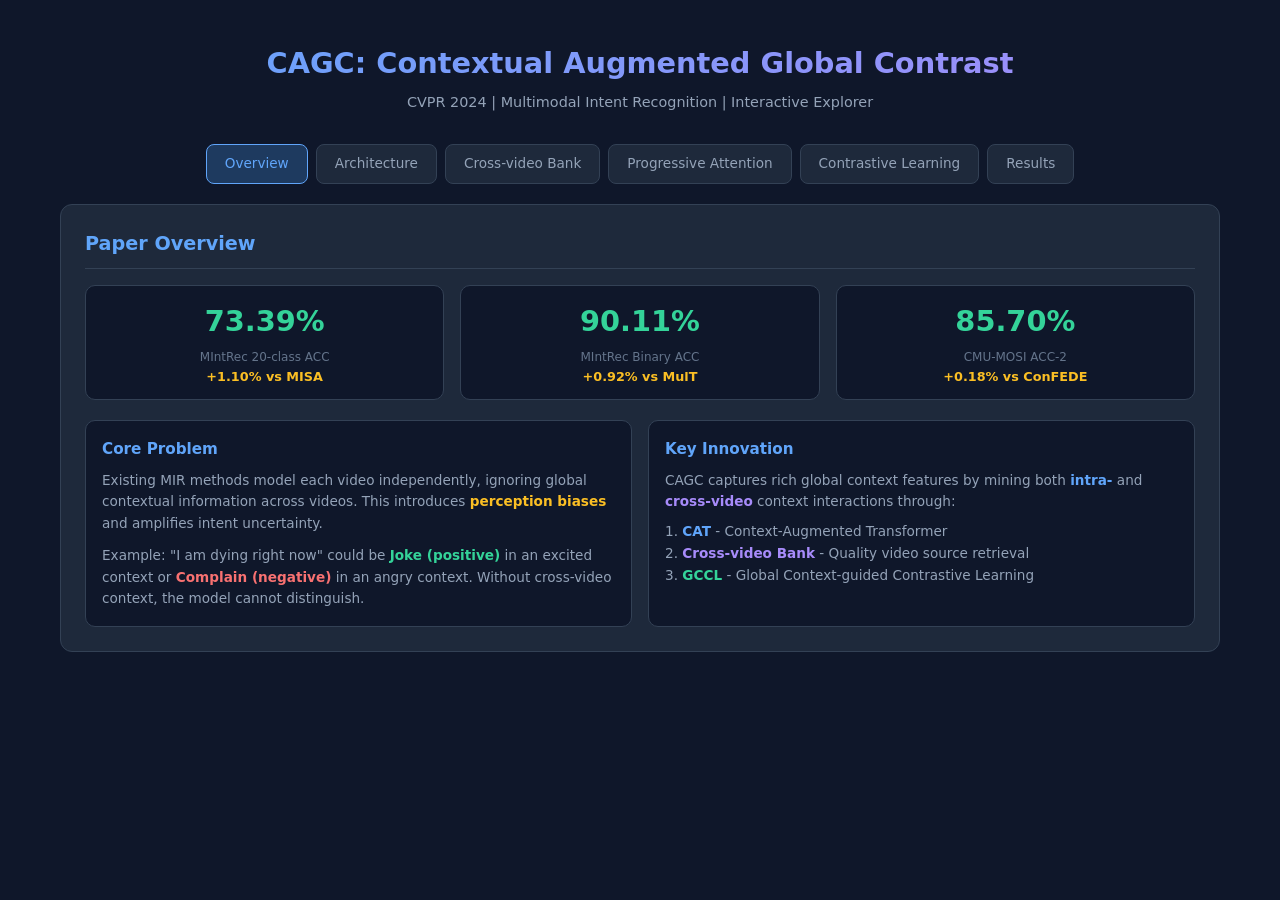
<file: raw/papers/cagc-multimodal-intent/index.html>
<!DOCTYPE html>
<html lang="zh">
<head>
<meta charset="UTF-8">
<meta name="viewport" content="width=device-width, initial-scale=1.0">
<title>CAGC - Interactive Paper Explorer</title>
<style>
*{margin:0;padding:0;box-sizing:border-box}
body{font-family:'Segoe UI',system-ui,-apple-system,sans-serif;background:#0f172a;color:#e2e8f0;line-height:1.6}
.container{max-width:1200px;margin:0 auto;padding:20px}
h1{font-size:1.8rem;text-align:center;margin:20px 0 5px;background:linear-gradient(135deg,#60a5fa,#a78bfa);-webkit-background-clip:text;-webkit-text-fill-color:transparent}
.subtitle{text-align:center;color:#94a3b8;margin-bottom:30px;font-size:0.9rem}
.tabs{display:flex;gap:8px;margin-bottom:20px;flex-wrap:wrap;justify-content:center}
.tab{padding:8px 18px;border-radius:8px;border:1px solid #334155;background:#1e293b;color:#94a3b8;cursor:pointer;font-size:0.85rem;transition:all .2s}
.tab:hover{border-color:#60a5fa;color:#e2e8f0}
.tab.active{background:#1e3a5f;border-color:#60a5fa;color:#60a5fa}
.panel{display:none;background:#1e293b;border-radius:12px;padding:24px;border:1px solid #334155}
.panel.active{display:block}
.grid{display:grid;gap:16px}
.grid-2{grid-template-columns:1fr 1fr}
.grid-3{grid-template-columns:1fr 1fr 1fr}
@media(max-width:768px){.grid-2,.grid-3{grid-template-columns:1fr}}
.card{background:#0f172a;border-radius:10px;padding:16px;border:1px solid #334155}
.card h3{color:#60a5fa;margin-bottom:8px;font-size:0.95rem}
.card p{color:#94a3b8;font-size:0.85rem}
.metric{text-align:center;padding:12px}
.metric .value{font-size:1.8rem;font-weight:700;color:#34d399}
.metric .label{font-size:0.75rem;color:#64748b;margin-top:4px}
.improvement{color:#fbbf24;font-size:0.8rem;font-weight:600}
svg{width:100%;height:auto}
.slider-group{margin:16px 0}
.slider-group label{display:block;margin-bottom:6px;color:#94a3b8;font-size:0.85rem}
.slider-group input[type=range]{width:100%;accent-color:#60a5fa}
.slider-value{color:#60a5fa;font-weight:600;font-size:0.9rem}
.arch-box{fill:#1e293b;stroke:#60a5fa;stroke-width:1.5;rx:6}
.arch-text{fill:#e2e8f0;font-size:11px;text-anchor:middle;dominant-baseline:middle;font-family:'Segoe UI',sans-serif}
.arch-arrow{stroke:#64748b;stroke-width:1.5;marker-end:url(#arrowhead)}
.highlight-box{fill:#1e3a5f;stroke:#fbbf24;stroke-width:2;rx:6;stroke-dasharray:4 2}
.flow-step{fill:#1e293b;stroke:#60a5fa;stroke-width:1.5;rx:8}
.flow-text{fill:#e2e8f0;font-size:10px;text-anchor:middle;dominant-baseline:middle;font-family:'Segoe UI',sans-serif}
.bank-node{cursor:pointer;transition:all .2s}
.bank-node:hover .node-circle{r:14;fill-opacity:1}
.node-circle{transition:all .3s}
.legend{display:flex;gap:16px;justify-content:center;margin:12px 0;flex-wrap:wrap}
.legend-item{display:flex;align-items:center;gap:6px;font-size:0.8rem;color:#94a3b8}
.legend-dot{width:10px;height:10px;border-radius:50%}
.code-block{background:#0d1117;border-radius:8px;padding:14px;font-family:'Fira Code',monospace;font-size:0.8rem;color:#c9d1d9;overflow-x:auto;line-height:1.7;border:1px solid #21262d}
.code-comment{color:#8b949e}
.code-keyword{color:#ff7b72}
.code-string{color:#a5d6ff}
.code-number{color:#79c0ff}
.tooltip{position:absolute;background:#1e293b;border:1px solid #60a5fa;border-radius:8px;padding:10px;font-size:0.8rem;color:#e2e8f0;pointer-events:none;opacity:0;transition:opacity .2s;max-width:250px;z-index:100}
h2{color:#60a5fa;font-size:1.2rem;margin-bottom:16px;padding-bottom:8px;border-bottom:1px solid #334155}
.stage-indicator{display:flex;gap:8px;margin-bottom:16px}
.stage-dot{width:32px;height:32px;border-radius:50%;display:flex;align-items:center;justify-content:center;font-size:0.8rem;font-weight:700;cursor:pointer;transition:all .2s}
.stage-dot.inactive{background:#1e293b;border:2px solid #334155;color:#64748b}
.stage-dot.active{background:#1e3a5f;border:2px solid #60a5fa;color:#60a5fa}
.stage-connector{width:20px;height:2px;background:#334155;align-self:center}
table{width:100%;border-collapse:collapse;font-size:0.85rem}
th{background:#0f172a;color:#60a5fa;padding:10px;text-align:left;border-bottom:2px solid #334155}
td{padding:10px;border-bottom:1px solid #1e293b}
tr:hover td{background:#0f172a}
.best{color:#34d399;font-weight:700}
.diff-row{display:flex;justify-content:space-between;padding:8px 0;border-bottom:1px solid #1e293b}
.diff-label{color:#94a3b8}
.diff-value{color:#e2e8f0;font-weight:600}
</style>
</head>
<body>
<div class="container">
<h1>CAGC: Contextual Augmented Global Contrast</h1>
<p class="subtitle">CVPR 2024 | Multimodal Intent Recognition | Interactive Explorer</p>

<div class="tabs">
<div class="tab active" onclick="switchTab('overview')">Overview</div>
<div class="tab" onclick="switchTab('architecture')">Architecture</div>
<div class="tab" onclick="switchTab('bank')">Cross-video Bank</div>
<div class="tab" onclick="switchTab('attention')">Progressive Attention</div>
<div class="tab" onclick="switchTab('contrastive')">Contrastive Learning</div>
<div class="tab" onclick="switchTab('results')">Results</div>
</div>

<!-- ===== Overview ===== -->
<div class="panel active" id="panel-overview">
<h2>Paper Overview</h2>
<div class="grid grid-3" style="margin-bottom:20px">
<div class="card metric"><div class="value">73.39%</div><div class="label">MIntRec 20-class ACC</div><div class="improvement">+1.10% vs MISA</div></div>
<div class="card metric"><div class="value">90.11%</div><div class="label">MIntRec Binary ACC</div><div class="improvement">+0.92% vs MulT</div></div>
<div class="card metric"><div class="value">85.70%</div><div class="label">CMU-MOSI ACC-2</div><div class="improvement">+0.18% vs ConFEDE</div></div>
</div>
<div class="grid grid-2">
<div class="card">
<h3>Core Problem</h3>
<p>Existing MIR methods model each video independently, ignoring global contextual information across videos. This introduces <strong style="color:#fbbf24">perception biases</strong> and amplifies intent uncertainty.</p>
<p style="margin-top:10px">Example: "I am dying right now" could be <strong style="color:#34d399">Joke (positive)</strong> in an excited context or <strong style="color:#f87171">Complain (negative)</strong> in an angry context. Without cross-video context, the model cannot distinguish.</p>
</div>
<div class="card">
<h3>Key Innovation</h3>
<p>CAGC captures rich global context features by mining both <strong style="color:#60a5fa">intra-</strong> and <strong style="color:#a78bfa">cross-video</strong> context interactions through:</p>
<p style="margin-top:8px">1. <strong style="color:#60a5fa">CAT</strong> - Context-Augmented Transformer<br>2. <strong style="color:#a78bfa">Cross-video Bank</strong> - Quality video source retrieval<br>3. <strong style="color:#34d399">GCCL</strong> - Global Context-guided Contrastive Learning</p>
</div>
</div>
</div>

<!-- ===== Architecture ===== -->
<div class="panel" id="panel-architecture">
<h2>CAGC Architecture Pipeline</h2>
<svg viewBox="0 0 900 520" xmlns="http://www.w3.org/2000/svg">
<defs><marker id="arrowhead" markerWidth="8" markerHeight="6" refX="8" refY="3" orient="auto"><polygon points="0 0, 8 3, 0 6" fill="#64748b"/></marker></defs>

<!-- Stage 1: Multimodal Encoder -->
<rect x="20" y="20" width="260" height="100" class="arch-box"/>
<text x="150" y="38" class="arch-text" fill="#fbbf24" font-weight="bold" font-size="12">Multimodality Encoder</text>
<rect x="30" y="50" width="70" height="55" rx="4" fill="#0f172a" stroke="#34d399"/>
<text x="65" y="72" class="arch-text" fill="#34d399" font-size="9">BERT</text>
<text x="65" y="86" class="arch-text" font-size="8">Text 768d</text>
<rect x="115" y="50" width="70" height="55" rx="4" fill="#0f172a" stroke="#f87171"/>
<text x="150" y="72" class="arch-text" fill="#f87171" font-size="9">ResNet</text>
<text x="150" y="86" class="arch-text" font-size="8">Visual 256d</text>
<rect x="200" y="50" width="70" height="55" rx="4" fill="#0f172a" stroke="#818cf8"/>
<text x="235" y="72" class="arch-text" fill="#818cf8" font-size="9">wav2vec</text>
<text x="235" y="86" class="arch-text" font-size="8">Audio 768d</text>

<!-- Arrow down -->
<line x1="150" y1="120" x2="150" y2="145" class="arch-arrow"/>
<text x="175" y="138" fill="#64748b" font-size="9">CTC Align</text>

<!-- Stage 2: Cross-video Learning -->
<rect x="20" y="150" width="260" height="140" class="highlight-box"/>
<text x="150" y="168" class="arch-text" fill="#fbbf24" font-weight="bold" font-size="12">Cross-video Context Learning</text>

<rect x="30" y="180" width="115" height="45" rx="4" fill="#0f172a" stroke="#a78bfa"/>
<text x="87" y="200" class="arch-text" fill="#a78bfa" font-size="9">Cross-video</text>
<text x="87" y="214" class="arch-text" fill="#a78bfa" font-size="9">Bank</text>

<rect x="155" y="180" width="115" height="45" rx="4" fill="#0f172a" stroke="#60a5fa"/>
<text x="212" y="200" class="arch-text" fill="#60a5fa" font-size="9">Context-Augmented</text>
<text x="212" y="214" class="arch-text" fill="#60a5fa" font-size="9">Transformer (CAT)</text>

<line x1="145" y1="202" x2="155" y2="202" class="arch-arrow"/>

<text x="150" y="260" class="arch-text" font-size="8" fill="#94a3b8">Progressive Attention: k* steps</text>
<text x="150" y="274" class="arch-text" font-size="8" fill="#94a3b8">K/V expands 1→2→...→k* cross-videos</text>

<!-- Arrow down -->
<line x1="150" y1="290" x2="150" y2="315" class="arch-arrow"/>

<!-- Stage 3: Multimodal Intent Decoder -->
<rect x="20" y="320" width="260" height="90" class="arch-box"/>
<text x="150" y="338" class="arch-text" fill="#fbbf24" font-weight="bold" font-size="12">Multimodal Intent Decoder</text>
<rect x="30" y="350" width="110" height="45" rx="4" fill="#0f172a" stroke="#34d399"/>
<text x="85" y="370" class="arch-text" fill="#34d399" font-size="9">Local Fusion</text>
<text x="85" y="384" class="arch-text" font-size="8">h_t + h_v, h_a</text>
<rect x="155" y="350" width="110" height="45" rx="4" fill="#0f172a" stroke="#fbbf24"/>
<text x="210" y="370" class="arch-text" fill="#fbbf24" font-size="9">Global Fusion</text>
<text x="210" y="384" class="arch-text" font-size="8">h_t + h_cv, h_ca</text>

<line x1="150" y1="410" x2="150" y2="430" class="arch-arrow"/>

<rect x="80" y="435" width="140" height="35" rx="4" fill="#1e3a5f" stroke="#60a5fa"/>
<text x="150" y="457" class="arch-text" fill="#60a5fa" font-weight="bold">TRM Decoder → Intent</text>

<!-- Right side: GCCL -->
<rect x="520" y="150" width="360" height="320" class="arch-box" stroke="#34d399"/>
<text x="700" y="170" class="arch-text" fill="#34d399" font-weight="bold" font-size="12">Global Context-guided Contrastive Learning</text>

<!-- Local Contrast -->
<rect x="540" y="190" width="155" height="110" rx="6" fill="#0f172a" stroke="#334155"/>
<text x="617" y="210" class="arch-text" fill="#60a5fa" font-weight="bold" font-size="10">Local Contrast</text>
<text x="617" y="230" class="arch-text" font-size="8">Anchor: h_t (text)</text>
<text x="617" y="245" class="arch-text" font-size="8">Positive: h_a, h_v (same intent)</text>
<text x="617" y="260" class="arch-text" font-size="8">Negative: h_a, h_v (diff intent)</text>
<text x="617" y="280" class="arch-text" fill="#fbbf24" font-size="8">L_ta + L_tv (within batch)</text>

<!-- Global Contrast -->
<rect x="710" y="190" width="155" height="110" rx="6" fill="#0f172a" stroke="#334155"/>
<text x="787" y="210" class="arch-text" fill="#34d399" font-weight="bold" font-size="10">Global Contrast</text>
<text x="787" y="230" class="arch-text" font-size="8">Anchor: h_t (text)</text>
<text x="787" y="245" class="arch-text" font-size="8">Positive: h_g (cross-video, same)</text>
<text x="787" y="260" class="arch-text" font-size="8">Negative: h_g (cross-video, diff)</text>
<text x="787" y="280" class="arch-text" fill="#fbbf24" font-size="8">L_g (entire dataset)</text>

<!-- Arrow from decoder to GCCL -->
<line x1="220" y1="375" x2="520" y2="250" class="arch-arrow" stroke="#34d399" stroke-dasharray="5 3"/>
<text x="370" y="300" fill="#34d399" font-size="8" transform="rotate(-12,370,300)">Global features as supervision</text>

<!-- Total Loss -->
<rect x="580" y="330" width="240" height="50" rx="6" fill="#1e3a5f" stroke="#fbbf24"/>
<text x="700" y="350" class="arch-text" fill="#fbbf24" font-size="10">L_total = L_task + α(L_ta+L_tv) + β·L_g</text>
<text x="700" y="368" class="arch-text" font-size="8" fill="#94a3b8">α=0.02, β=0.02, τ=0.7</text>

<!-- Data flow label -->
<text x="450" y="140" fill="#64748b" font-size="9" text-anchor="middle">m = {Language, Visual, Acoustic}</text>
</svg>
</div>

<!-- ===== Cross-video Bank Interactive ===== -->
<div class="panel" id="panel-bank">
<h2>Interactive Cross-video Bank Construction</h2>
<div class="grid grid-2">
<div>
<div class="slider-group">
<label>Top-k (number of cross-videos to retrieve): <span class="slider-value" id="k-val">5</span></label>
<input type="range" id="k-slider" min="1" max="10" value="5" oninput="updateBank()">
</div>
<div class="slider-group">
<label>Scene Similarity Threshold (L2 distance): <span class="slider-value" id="thresh-val">3.0</span></label>
<input type="range" id="thresh-slider" min="1" max="8" value="3" step="0.5" oninput="updateBank()">
</div>
<div class="card" style="margin-top:16px">
<h3>Stage 1 vs Stage 2</h3>
<p style="margin:8px 0"><span style="color:#60a5fa">Stage 1:</span> Retrieves Top-k videos with lowest L2 scene distance</p>
<p style="margin:8px 0"><span style="color:#fbbf24">Stage 2:</span> Filters to keep only videos with <strong>same intent</strong> (voting principle)</p>
<p style="margin:8px 0;color:#94a3b8;font-size:0.8rem">Drag the sliders to see how k and similarity threshold affect bank quality.</p>
</div>
</div>
<div>
<svg id="bank-svg" viewBox="0 0 400 350" xmlns="http://www.w3.org/2000/svg">
<!-- Dynamic content rendered by JS -->
</svg>
</div>
</div>
</div>

<!-- ===== Progressive Attention ===== -->
<div class="panel" id="panel-attention">
<h2>CAT Progressive Attention Visualization</h2>
<div class="slider-group">
<label>Cross-video step (j): <span class="slider-value" id="step-val">1</span> / <span id="step-max">7</span></label>
<input type="range" id="step-slider" min="1" max="7" value="1" oninput="updateAttention()">
</div>
<div class="grid grid-2">
<div>
<svg id="attn-svg" viewBox="0 0 400 300" xmlns="http://www.w3.org/2000/svg">
<!-- Dynamic attention bars -->
</svg>
</div>
<div>
<div class="card">
<h3>How Progressive Attention Works</h3>
<p>In each step j, the model computes attention over <strong style="color:#60a5fa">j cross-videos</strong> (not all at once).</p>
<p style="margin-top:8px">Key insight: <span style="color:#fbbf24">most similar videos get attended first</span>, creating a curriculum-like learning effect.</p>
<p style="margin-top:8px">Drag the slider to see how attention distribution changes as more cross-videos are added.</p>
</div>
<div class="card" style="margin-top:16px" id="attn-info">
<!-- Updated by JS -->
</div>
</div>
</div>
</div>

<!-- ===== Contrastive Learning ===== -->
<div class="panel" id="panel-contrastive">
<h2>Local vs Global Contrastive Learning</h2>
<div class="grid grid-2">
<div class="card">
<h3 style="color:#60a5fa">Local Contrast (within mini-batch)</h3>
<svg viewBox="0 0 350 200" xmlns="http://www.w3.org/2000/svg">
<rect x="10" y="10" width="330" height="180" rx="8" fill="#0f172a" stroke="#334155"/>
<text x="175" y="30" class="arch-text" fill="#64748b" font-size="10">Mini-batch (N=16 samples)</text>
<!-- Sample nodes -->
<circle cx="80" cy="90" r="12" fill="#1e3a5f" stroke="#60a5fa" stroke-width="2"/>
<text x="80" y="94" class="arch-text" font-size="8">h_t</text>
<text x="80" y="120" class="arch-text" fill="#fbbf24" font-size="8">Anchor</text>
<!-- Positive -->
<circle cx="180" cy="70" r="10" fill="#064e3b" stroke="#34d399"/>
<text x="180" y="74" class="arch-text" font-size="7">h_a+</text>
<circle cx="220" cy="90" r="10" fill="#064e3b" stroke="#34d399"/>
<text x="220" y="94" class="arch-text" font-size="7">h_v+</text>
<!-- Negative -->
<circle cx="180" cy="130" r="10" fill="#450a0a" stroke="#f87171"/>
<text x="180" y="134" class="arch-text" font-size="7">h_a-</text>
<circle cx="220" cy="150" r="10" fill="#450a0a" stroke="#f87171"/>
<text x="220" y="154" class="arch-text" font-size="7">h_v-</text>
<!-- Lines -->
<line x1="92" y1="86" x2="170" y2="72" stroke="#34d399" stroke-width="1" stroke-dasharray="3"/>
<line x1="92" y1="88" x2="210" y2="90" stroke="#34d399" stroke-width="1" stroke-dasharray="3"/>
<line x1="92" y1="94" x2="170" y2="130" stroke="#f87171" stroke-width="1" stroke-dasharray="3"/>
<line x1="92" y1="96" x2="210" y2="150" stroke="#f87171" stroke-width="1" stroke-dasharray="3"/>
<text x="290" y="75" fill="#34d399" font-size="9">Pull +</text>
<text x="290" y="140" fill="#f87171" font-size="9">Push -</text>
</svg>
<p style="margin-top:8px">Limited to samples within current batch. Contrast signal is <strong style="color:#f87171">weaker</strong> due to small sample pool.</p>
</div>
<div class="card">
<h3 style="color:#34d399">Global Contrast (entire dataset)</h3>
<svg viewBox="0 0 350 200" xmlns="http://www.w3.org/2000/svg">
<rect x="10" y="10" width="330" height="180" rx="8" fill="#0f172a" stroke="#334155"/>
<text x="175" y="30" class="arch-text" fill="#64748b" font-size="10">Cross-video Bank (entire dataset)</text>
<!-- Anchor -->
<circle cx="80" cy="90" r="12" fill="#1e3a5f" stroke="#60a5fa" stroke-width="2"/>
<text x="80" y="94" class="arch-text" font-size="8">h_t</text>
<text x="80" y="120" class="arch-text" fill="#fbbf24" font-size="8">Anchor</text>
<!-- Global features (more, richer) -->
<circle cx="170" cy="60" r="10" fill="#064e3b" stroke="#34d399"/>
<text x="170" y="64" class="arch-text" font-size="7">h_g+</text>
<circle cx="210" cy="80" r="10" fill="#064e3b" stroke="#34d399"/>
<text x="210" y="84" class="arch-text" font-size="7">h_g+</text>
<circle cx="250" cy="70" r="10" fill="#064e3b" stroke="#34d399"/>
<text x="250" y="74" class="arch-text" font-size="7">h_g+</text>
<circle cx="170" cy="130" r="10" fill="#450a0a" stroke="#f87171"/>
<text x="170" y="134" class="arch-text" font-size="7">h_g-</text>
<circle cx="210" cy="150" r="10" fill="#450a0a" stroke="#f87171"/>
<text x="210" y="154" class="arch-text" font-size="7">h_g-</text>
<circle cx="250" cy="140" r="10" fill="#450a0a" stroke="#f87171"/>
<text x="250" y="144" class="arch-text" font-size="7">h_g-</text>
<!-- Lines -->
<line x1="92" y1="85" x2="160" y2="62" stroke="#34d399" stroke-width="1" stroke-dasharray="3"/>
<line x1="92" y1="87" x2="200" y2="80" stroke="#34d399" stroke-width="1" stroke-dasharray="3"/>
<line x1="92" y1="90" x2="240" y2="70" stroke="#34d399" stroke-width="1" stroke-dasharray="3"/>
<line x1="92" y1="95" x2="160" y2="130" stroke="#f87171" stroke-width="1" stroke-dasharray="3"/>
<line x1="92" y1="97" x2="200" y2="150" stroke="#f87171" stroke-width="1" stroke-dasharray="3"/>
<line x1="92" y1="100" x2="240" y2="140" stroke="#f87171" stroke-width="1" stroke-dasharray="3"/>
<text x="280" y="65" fill="#34d399" font-size="9">Pull +</text>
<text x="280" y="140" fill="#f87171" font-size="9">Push -</text>
<text x="280" y="100" fill="#a78bfa" font-size="8">Richer</text>
<text x="280" y="112" fill="#a78bfa" font-size="8">signal!</text>
</svg>
<p style="margin-top:8px">Global features from cross-video bank provide <strong style="color:#34d399">richer</strong> supervision. Each h_g contains cross-video context info.</p>
</div>
</div>
<div class="card" style="margin-top:16px">
<h3>Why Text as Anchor?</h3>
<p>Research shows text modality carries the <strong>most reliable intent signal</strong>. Visual and acoustic modalities are treated as augmented versions of text. The global contrast uses text to align with cross-video global fusion features.</p>
</div>
</div>

<!-- ===== Results ===== -->
<div class="panel" id="panel-results">
<h2>Experimental Results</h2>
<div class="tabs" style="margin-bottom:16px">
<div class="tab active" onclick="switchResult('mintrec')">MIntRec</div>
<div class="tab" onclick="switchResult('mosi')">CMU-MOSI</div>
<div class="tab" onclick="switchResult('ablation')">Ablation</div>
</div>
<div id="result-mintrec">
<table>
<tr><th>Method</th><th>ACC (20-class)</th><th>F1</th><th>ACC (Binary)</th><th>F1</th></tr>
<tr><td>MAG-BERT</td><td>72.65</td><td>68.64</td><td>89.24</td><td>89.10</td></tr>
<tr><td>MulT</td><td>72.52</td><td>69.25</td><td>89.19</td><td>89.07</td></tr>
<tr><td>MISA</td><td>72.29</td><td>69.32</td><td>89.21</td><td>89.06</td></tr>
<tr><td class="best">CAGC (Ours)</td><td class="best">73.39</td><td class="best">70.09</td><td class="best">90.11</td><td class="best">90.01</td></tr>
</table>
</div>
<div id="result-mosi" style="display:none">
<table>
<tr><th>Method</th><th>MAE↓</th><th>Corr↑</th><th>ACC-2↑</th><th>F1↑</th><th>ACC-7↑</th></tr>
<tr><td>MISA</td><td>0.817</td><td>0.748</td><td>82.10</td><td>82.0</td><td>41.4</td></tr>
<tr><td>Self-MM</td><td>0.708</td><td>0.796</td><td>85.46</td><td>85.43</td><td>46.67</td></tr>
<tr><td>ConFEDE</td><td>0.742</td><td>0.784</td><td>85.52</td><td>85.52</td><td>42.27</td></tr>
<tr><td class="best">CAGC (Ours)</td><td>0.775</td><td>0.774</td><td class="best">85.70</td><td class="best">85.60</td><td>44.80</td></tr>
</table>
</div>
<div id="result-ablation" style="display:none">
<table>
<tr><th>Variant</th><th>ACC (20-class)</th><th>F1</th><th>ΔACC</th></tr>
<tr><td class="best">Full CAGC</td><td class="best">73.39</td><td class="best">70.09</td><td>-</td></tr>
<tr><td>w/o CAT</td><td>71.31</td><td>67.08</td><td style="color:#f87171">-2.08</td></tr>
<tr><td>w/o L_g</td><td>72.22</td><td>68.07</td><td style="color:#f87171">-1.17</td></tr>
<tr><td>w/o L_l</td><td>72.31</td><td>68.33</td><td style="color:#f87171">-1.08</td></tr>
<tr><td>w/o L_g & L_l</td><td>71.66</td><td>67.12</td><td style="color:#f87171">-1.73</td></tr>
</table>
<div class="card" style="margin-top:16px">
<h3>Ablation Insights</h3>
<p><strong style="color:#60a5fa">CAT is most critical</strong> (-2.08%) - cross-video context is the core innovation</p>
<p style="margin-top:6px"><strong style="color:#34d399">Global > Local contrast</strong> - L_g removal causes more damage than L_l</p>
<p style="margin-top:6px"><strong style="color:#fbbf24">Complementary</strong> - Both contrasts together yield best results</p>
</div>
</div>
</div>
</div>

<div class="tooltip" id="tooltip"></div>

<script>
function switchTab(name){
document.querySelectorAll('.tab').forEach(t=>t.classList.remove('active'));
document.querySelectorAll('.panel').forEach(p=>p.classList.remove('active'));
event.target.classList.add('active');
document.getElementById('panel-'+name).classList.add('active');
if(name==='bank')updateBank();
if(name==='attention')updateAttention();
}
function switchResult(name){
document.querySelectorAll('#panel-results .tab').forEach(t=>t.classList.remove('active'));
event.target.classList.add('active');
['mintrec','mosi','ablation'].forEach(n=>{
document.getElementById('result-'+n).style.display=n===name?'block':'none';
});
}

// === Bank visualization ===
const videos=[];
for(let i=0;i<20;i++){
const intent=i%2;
const cx=intent?3+Math.random()*1.5-0.75:-1+Math.random()*1.5-0.75;
const cy=intent?2+Math.random()*1.5-0.75:-1+Math.random()*1.5-0.75;
videos.push({id:i,intent,cx,cy});
}
const target=videos[0];

function updateBank(){
const k=+document.getElementById('k-slider').value;
const thresh=+document.getElementById('thresh-slider').value;
document.getElementById('k-val').textContent=k;
document.getElementById('thresh-val').textContent=thresh.toFixed(1);

// Compute distances
const dists=videos.filter(v=>v.id!==target.id).map(v=>{
const d=Math.sqrt((v.cx-target.cx)**2+(v.cy-target.cy)**2);
return{...v,dist:d};
}).sort((a,b)=>a.dist-b.dist);

const stage1=dists.slice(0,k);
const stage2=stage1.filter(v=>v.intent===target.intent);

const svg=document.getElementById('bank-svg');
const scaleX=v=>30+(v+3)*55;
const scaleY=v=>300-(v+3)*55;

let html='<defs><filter id="glow"><feGaussianBlur stdDeviation="3" result="blur"/><feMerge><feMergeNode in="blur"/><feMergeNode in="SourceGraphic"/></feMerge></filter></defs>';

// Grid bg
html+='<rect x="0" y="0" width="400" height="350" fill="#0f172a" rx="8"/>';

// All videos
videos.forEach(v=>{
const x=scaleX(v.cx),y=scaleY(v.cy);
const isTarget=v.id===target.id;
const isS1=stage1.some(s=>s.id===v.id);
const isS2=stage2.some(s=>s.id===v.id);
let fill=v.intent?'#064e3b':'#450a0a';
let stroke=v.intent?'#34d399':'#f87171';
let r=8;
if(isTarget){fill='#1e3a5f';stroke='#60a5fa';r=13;}
else if(isS2){stroke='#fbbf24';r=10;}
else if(isS1){r=9;}
html+=`<circle cx="${x}" cy="${y}" r="${r}" fill="${fill}" stroke="${stroke}" stroke-width="${isTarget?2.5:1.5}" ${isTarget?'filter="url(#glow)"':''}/>`;
if(isTarget)html+=`<text x="${x}" y="${y+4}" text-anchor="middle" fill="#fff" font-size="8" font-weight="bold">T</text>`;
});

// Stage 1 lines
stage1.forEach(v=>{
const x1=scaleX(target.cx),y1=scaleY(target.cy);
const x2=scaleX(v.cx),y2=scaleY(v.cy);
const inS2=stage2.some(s=>s.id===v.id);
html+=`<line x1="${x1}" y1="${y1}" x2="${x2}" y2="${y2}" stroke="${inS2?'#fbbf24':'#f87171'}" stroke-width="${inS2?2:1}" stroke-dasharray="${inS2?'':'4 3'}" opacity="0.6"/>`;
});

// Legend
html+=`<circle cx="30" cy="20" r="6" fill="#1e3a5f" stroke="#60a5fa" stroke-width="2"/>`;
html+=`<text x="42" y="24" fill="#94a3b8" font-size="9">Target (positive intent)</text>`;
html+=`<circle cx="170" cy="20" r="5" fill="#064e3b" stroke="#34d399"/>`;
html+=`<text x="180" y="24" fill="#94a3b8" font-size="9">Positive intent</text>`;
html+=`<circle cx="270" cy="20" r="5" fill="#450a0a" stroke="#f87171"/>`;
html+=`<text x="280" y="24" fill="#94a3b8" font-size="9">Negative intent</text>`;

// Stats
html+=`<text x="200" y="340" text-anchor="middle" fill="#64748b" font-size="9">Stage 1: ${stage1.length} videos | Stage 2: ${stage2.length} videos (intent filtered) | Threshold: ${thresh.toFixed(1)}</text>`;

svg.innerHTML=html;
}

// === Attention visualization ===
function updateAttention(){
const j=+document.getElementById('step-slider').value;
document.getElementById('step-val').textContent=j;

const svg=document.getElementById('attn-svg');
const W=380,H=280;
const barW=30,gap=12,startX=30,startY=50;

// Simulate attention weights
const weights=[];
let total=0;
for(let i=0;i<j;i++){
const w=Math.random()*0.4+0.1;
weights.push(w);
total+=w;
}
for(let i=0;i<j;i++)weights[i]/=total;

const maxW=Math.max(...weights,0.01);
let html=`<rect x="0" y="0" width="${W}" height="${H}" fill="#0f172a" rx="8"/>`;
html+=`<text x="${W/2}" y="25" text-anchor="middle" fill="#e2e8f0" font-size="12" font-weight="bold">Attention Weights at Step ${j}</text>`;
html+=`<text x="${W/2}" y="42" text-anchor="middle" fill="#94a3b8" font-size="9">K/V = ${j} cross-video(s) (gradually expanded)</text>`;

weights.forEach((w,i)=>{
const x=startX+i*(barW+gap);
const barH=(w/maxW)*160;
const y=startY+180-barH;
const hue=i===0?'#60a5fa':`hsl(${200+i*25},70%,60%)`;
html+=`<rect x="${x}" y="${y}" width="${barW}" height="${barH}" fill="${hue}" rx="3" opacity="0.85"/>`;
html+=`<text x="${x+barW/2}" y="${y-5}" text-anchor="middle" fill="${hue}" font-size="9">${(w*100).toFixed(1)}%</text>`;
html+=`<text x="${x+barW/2}" y="255" text-anchor="middle" fill="#94a3b8" font-size="9">CV${i+1}</text>`;
});

if(j===0)html+=`<text x="${W/2}" y="150" text-anchor="middle" fill="#64748b" font-size="11">No cross-videos yet</text>`;

svg.innerHTML=html;

// Info card
const info=document.getElementById('attn-info');
info.innerHTML=`<h3>Step ${j} Details</h3>
<p style="margin-top:8px">Query: <span style="color:#60a5fa">h_v</span> (current video visual feature)</p>
<p>Key/Value: <span style="color:#fbbf24">${j} cross-video(s)</span> from Bank</p>
<p style="margin-top:8px">Formula: <span style="color:#34d399">M_j = softmax(Q·K^T/√d)·V</span></p>
<p style="margin-top:4px">Then: <span style="color:#a78bfa">M_j = mean(M_j)</span> across cross-videos</p>
<p style="margin-top:8px;color:#94a3b8;font-size:0.8rem">Key insight: at step ${j}, only the top-${j} most similar cross-videos are used as K/V. This progressive expansion prevents noise from less relevant videos.</p>`;
}

// Init
updateBank();
updateAttention();
</script>
</body>
</html>
</file>
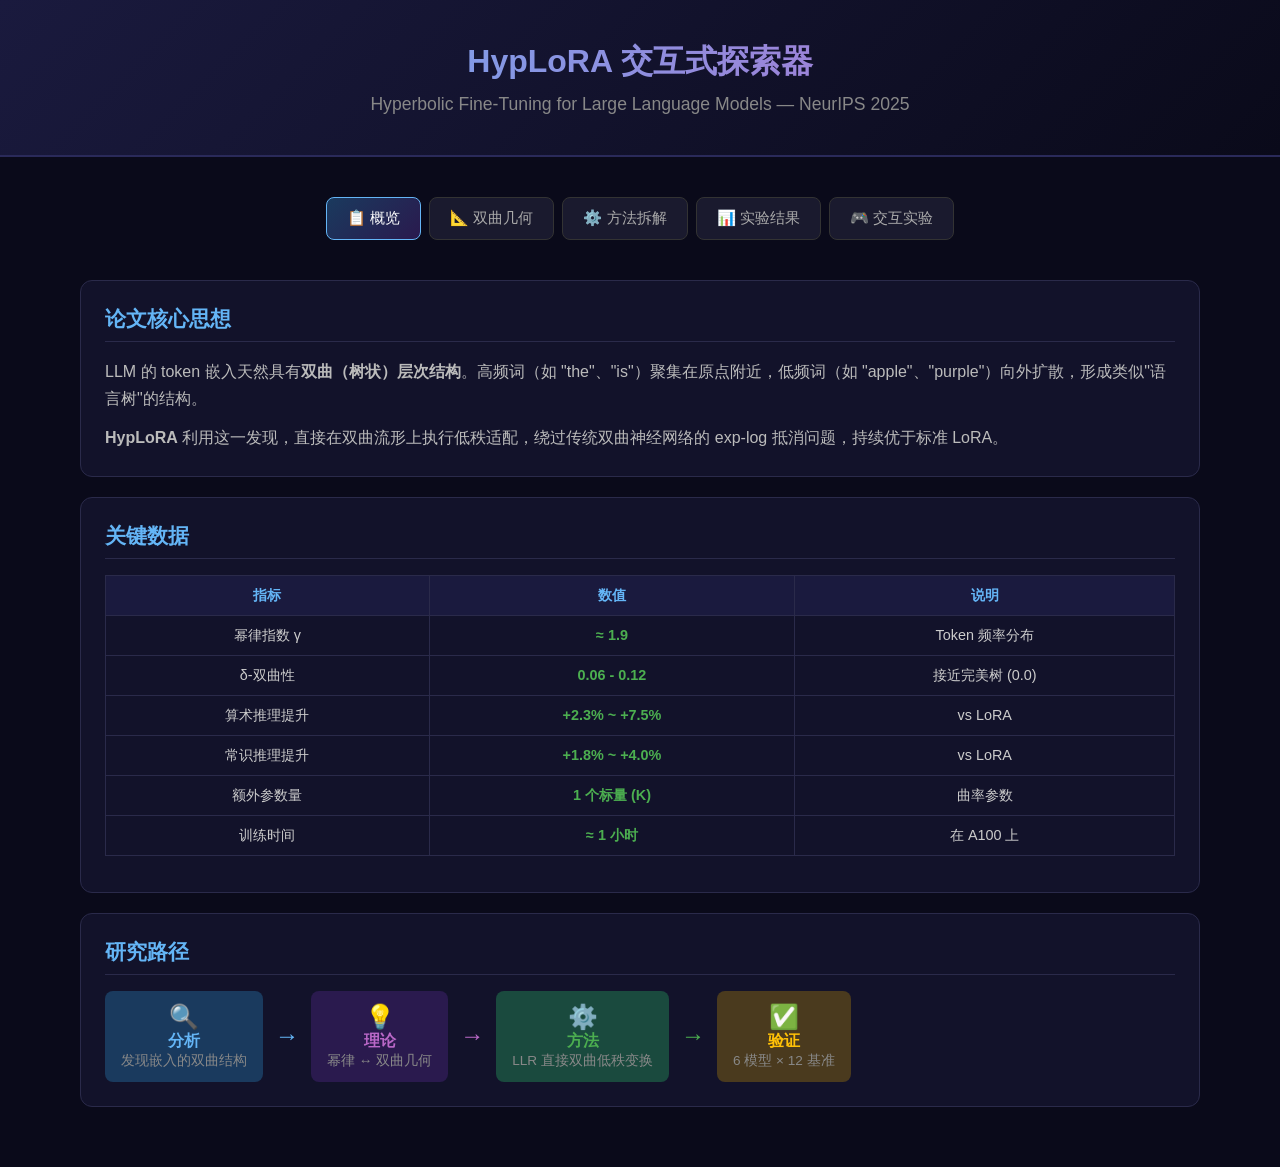
<file: raw/papers/hyperbolic-fine-tuning-llms/index.html>
<!DOCTYPE html>
<html lang="zh-CN">
<head>
    <meta charset="UTF-8">
    <meta name="viewport" content="width=device-width, initial-scale=1.0">
    <title>HypLoRA 交互式探索器</title>
    <style>
        * { margin: 0; padding: 0; box-sizing: border-box; }
        body {
            font-family: -apple-system, BlinkMacSystemFont, 'Segoe UI', Roboto, sans-serif;
            background: #0a0a1a;
            color: #e0e0e0;
            min-height: 100vh;
        }
        .container { max-width: 1200px; margin: 0 auto; padding: 20px; }

        /* 标题 */
        .header {
            text-align: center;
            padding: 40px 20px;
            background: linear-gradient(135deg, #1a1a3e 0%, #0a0a1a 100%);
            border-bottom: 2px solid #2a2a5a;
        }
        .header h1 {
            font-size: 2em;
            background: linear-gradient(90deg, #64b5f6, #ba68c8);
            -webkit-background-clip: text;
            -webkit-text-fill-color: transparent;
            margin-bottom: 10px;
        }
        .header .subtitle { color: #888; font-size: 1.1em; }

        /* 导航标签 */
        .tabs {
            display: flex;
            justify-content: center;
            gap: 8px;
            padding: 20px;
            flex-wrap: wrap;
        }
        .tab {
            padding: 10px 20px;
            border: 1px solid #333;
            border-radius: 8px;
            cursor: pointer;
            background: #1a1a2e;
            color: #aaa;
            transition: all 0.3s;
            font-size: 0.95em;
        }
        .tab:hover { border-color: #64b5f6; color: #64b5f6; }
        .tab.active {
            background: linear-gradient(135deg, #1a3a5e, #2a1a4e);
            border-color: #64b5f6;
            color: #fff;
        }

        /* 面板 */
        .panel { display: none; padding: 20px; }
        .panel.active { display: block; }

        /* 卡片 */
        .card {
            background: #12122a;
            border: 1px solid #2a2a4a;
            border-radius: 12px;
            padding: 24px;
            margin-bottom: 20px;
        }
        .card h2 {
            font-size: 1.3em;
            color: #64b5f6;
            margin-bottom: 16px;
            border-bottom: 1px solid #2a2a4a;
            padding-bottom: 8px;
        }
        .card h3 { color: #ba68c8; margin: 12px 0 8px; font-size: 1.05em; }
        .card p { line-height: 1.7; color: #bbb; }

        /* 公式 */
        .formula {
            background: #1a1a3e;
            border-left: 3px solid #64b5f6;
            padding: 16px 20px;
            margin: 12px 0;
            border-radius: 0 8px 8px 0;
            font-family: 'Cambria Math', 'Times New Roman', serif;
            font-size: 1.05em;
            color: #e0e0e0;
            overflow-x: auto;
        }

        /* 交互控制 */
        .controls {
            background: #0f0f25;
            border: 1px solid #2a2a4a;
            border-radius: 8px;
            padding: 16px;
            margin: 16px 0;
        }
        .control-row {
            display: flex;
            align-items: center;
            gap: 12px;
            margin: 10px 0;
        }
        .control-row label {
            min-width: 120px;
            color: #aaa;
            font-size: 0.9em;
        }
        .control-row input[type="range"] {
            flex: 1;
            accent-color: #64b5f6;
        }
        .control-row .value {
            min-width: 60px;
            text-align: right;
            color: #64b5f6;
            font-weight: bold;
        }

        /* Canvas */
        canvas {
            background: #0a0a1a;
            border: 1px solid #2a2a4a;
            border-radius: 8px;
            display: block;
            margin: 16px auto;
        }

        /* 表格 */
        table {
            width: 100%;
            border-collapse: collapse;
            margin: 12px 0;
        }
        th, td {
            padding: 10px 14px;
            border: 1px solid #2a2a4a;
            text-align: center;
            font-size: 0.9em;
        }
        th {
            background: #1a1a3e;
            color: #64b5f6;
            font-weight: 600;
        }
        td { color: #ccc; }
        tr:hover td { background: #15153a; }
        .highlight { color: #4caf50; font-weight: bold; }

        /* 对比框 */
        .comparison {
            display: grid;
            grid-template-columns: 1fr 1fr;
            gap: 16px;
        }
        .comparison > div {
            background: #0f0f25;
            border: 1px solid #2a2a4a;
            border-radius: 8px;
            padding: 16px;
        }
        .comparison h3 { color: #ba68c8; margin-bottom: 10px; }

        /* 输出显示 */
        .output {
            background: #0a0a15;
            border: 1px solid #2a2a4a;
            border-radius: 8px;
            padding: 16px;
            font-family: 'Fira Code', monospace;
            font-size: 0.9em;
            color: #4caf50;
            margin: 12px 0;
            white-space: pre-wrap;
            max-height: 300px;
            overflow-y: auto;
        }

        /* 进度条 */
        .progress-bar {
            height: 8px;
            background: #1a1a3e;
            border-radius: 4px;
            overflow: hidden;
            margin: 8px 0;
        }
        .progress-bar .fill {
            height: 100%;
            border-radius: 4px;
            transition: width 0.5s ease;
        }

        /* 按钮 */
        .btn {
            padding: 10px 24px;
            border: none;
            border-radius: 8px;
            cursor: pointer;
            font-size: 0.95em;
            font-weight: 600;
            transition: all 0.3s;
        }
        .btn-primary {
            background: linear-gradient(135deg, #1a5a8e, #3a2a6e);
            color: #fff;
        }
        .btn-primary:hover { transform: translateY(-1px); box-shadow: 0 4px 15px rgba(100,181,246,0.3); }

        /* 提示 */
        .tip {
            background: #1a2a1a;
            border-left: 3px solid #4caf50;
            padding: 12px 16px;
            margin: 12px 0;
            border-radius: 0 8px 8px 0;
            font-size: 0.9em;
            color: #81c784;
        }

        @media (max-width: 768px) {
            .comparison { grid-template-columns: 1fr; }
            .control-row { flex-direction: column; align-items: flex-start; }
        }
    </style>
</head>
<body>

<div class="header">
    <h1>HypLoRA 交互式探索器</h1>
    <p class="subtitle">Hyperbolic Fine-Tuning for Large Language Models — NeurIPS 2025</p>
</div>

<div class="container">
    <div class="tabs">
        <div class="tab active" onclick="showPanel('overview')">📋 概览</div>
        <div class="tab" onclick="showPanel('geometry')">📐 双曲几何</div>
        <div class="tab" onclick="showPanel('method')">⚙️ 方法拆解</div>
        <div class="tab" onclick="showPanel('experiment')">📊 实验结果</div>
        <div class="tab" onclick="showPanel('interactive')">🎮 交互实验</div>
    </div>

    <!-- 面板 1: 概览 -->
    <div id="panel-overview" class="panel active">
        <div class="card">
            <h2>论文核心思想</h2>
            <p>LLM 的 token 嵌入天然具有<strong>双曲（树状）层次结构</strong>。高频词（如 "the"、"is"）聚集在原点附近，低频词（如 "apple"、"purple"）向外扩散，形成类似"语言树"的结构。</p>
            <p style="margin-top:12px"><strong>HypLoRA</strong> 利用这一发现，直接在双曲流形上执行低秩适配，绕过传统双曲神经网络的 exp-log 抵消问题，持续优于标准 LoRA。</p>
        </div>

        <div class="card">
            <h2>关键数据</h2>
            <table>
                <tr><th>指标</th><th>数值</th><th>说明</th></tr>
                <tr><td>幂律指数 γ</td><td class="highlight">≈ 1.9</td><td>Token 频率分布</td></tr>
                <tr><td>δ-双曲性</td><td class="highlight">0.06 - 0.12</td><td>接近完美树 (0.0)</td></tr>
                <tr><td>算术推理提升</td><td class="highlight">+2.3% ~ +7.5%</td><td>vs LoRA</td></tr>
                <tr><td>常识推理提升</td><td class="highlight">+1.8% ~ +4.0%</td><td>vs LoRA</td></tr>
                <tr><td>额外参数量</td><td class="highlight">1 个标量 (K)</td><td>曲率参数</td></tr>
                <tr><td>训练时间</td><td class="highlight">≈ 1 小时</td><td>在 A100 上</td></tr>
            </table>
        </div>

        <div class="card">
            <h2>研究路径</h2>
            <div style="display:flex;gap:12px;flex-wrap:wrap;align-items:center;">
                <div style="background:#1a3a5e;padding:12px 16px;border-radius:8px;text-align:center;">
                    <div style="font-size:1.5em">🔍</div>
                    <div style="color:#64b5f6;font-weight:bold;">分析</div>
                    <div style="color:#888;font-size:0.85em;">发现嵌入的双曲结构</div>
                </div>
                <div style="color:#64b5f6;font-size:1.5em">→</div>
                <div style="background:#2a1a4e;padding:12px 16px;border-radius:8px;text-align:center;">
                    <div style="font-size:1.5em">💡</div>
                    <div style="color:#ba68c8;font-weight:bold;">理论</div>
                    <div style="color:#888;font-size:0.85em;">幂律 ↔ 双曲几何</div>
                </div>
                <div style="color:#ba68c8;font-size:1.5em">→</div>
                <div style="background:#1a4a3e;padding:12px 16px;border-radius:8px;text-align:center;">
                    <div style="font-size:1.5em">⚙️</div>
                    <div style="color:#4caf50;font-weight:bold;">方法</div>
                    <div style="color:#888;font-size:0.85em;">LLR 直接双曲低秩变换</div>
                </div>
                <div style="color:#4caf50;font-size:1.5em">→</div>
                <div style="background:#4a3a1e;padding:12px 16px;border-radius:8px;text-align:center;">
                    <div style="font-size:1.5em">✅</div>
                    <div style="color:#ffc107;font-weight:bold;">验证</div>
                    <div style="color:#888;font-size:0.85em;">6 模型 × 12 基准</div>
                </div>
            </div>
        </div>
    </div>

    <!-- 面板 2: 双曲几何 -->
    <div id="panel-geometry" class="panel">
        <div class="card">
            <h2>为什么需要双曲空间？</h2>
            <p>语言的层次结构（如"动物 → 猫 → 暹罗猫"）需要一种能自然表示"分支"的空间。欧几里得空间的体积增长是多项式的，而树状结构的节点数增长是指数的。</p>

            <div class="comparison" style="margin-top:16px;">
                <div>
                    <h3>🔵 欧几里得空间</h3>
                    <div class="formula">面积 A(r) = πr² ∝ r²</div>
                    <p>体积多项式增长 → 树的叶子节点"挤在一起"，无法充分分离</p>
                    <div class="progress-bar"><div class="fill" style="width:30%;background:linear-gradient(90deg,#2196f3,#64b5f6);"></div></div>
                </div>
                <div>
                    <h3>🔴 双曲空间</h3>
                    <div class="formula">面积 A(r) = 2π(cosh(r)-1) ∝ eʳ</div>
                    <p>体积指数增长 → 树的叶子节点有充足空间分离，同时保持层次距离</p>
                    <div class="progress-bar"><div class="fill" style="width:90%;background:linear-gradient(90deg,#e91e63,#f48fb1);"></div></div>
                </div>
            </div>
        </div>

        <div class="card">
            <h2>Lorentz 双曲面模型</h2>
            <div class="formula">
                L<sub>K</sub><sup>n</sup> = { x ∈ ℝ<sup>n+1</sup> : ⟨x,x⟩<sub>L</sub> = -K,  x₀ > 0 }
                <br><br>
                其中 Lorentz 内积: ⟨x,y⟩<sub>L</sub> = -x₀y₀ + Σᵢ xᵢyᵢ
            </div>
            <p>直观理解：这是一个嵌入在 (n+1) 维欧氏空间中的 n 维"碗状"曲面。</p>
            <ul style="margin:12px 0 0 20px;color:#bbb;line-height:1.8;">
                <li><strong>x₀</strong>（时间维度）：始终为正，控制点到"原点"的距离</li>
                <li><strong>x₁...xₙ</strong>（空间维度）：编码 token 的语义信息</li>
                <li><strong>曲率 K</strong>：控制弯曲程度，K 越小越弯曲</li>
            </ul>
        </div>

        <div class="card">
            <h2>δ-双曲性度量</h2>
            <div class="formula">
                [a,c]<sub>w</sub> ≥ min([a,b]<sub>w</sub>, [b,c]<sub>w</sub>) - δ
                <br><br>
                Gromov 乘积: [a,b]<sub>w</sub> = ½(d(a,w) + d(b,w) - d(a,b))
            </div>
            <p>δ 值越小，空间越像树。论文中 LLM 嵌入的 δ ≈ 0.06-0.12，非常接近完美树 (0.0)。</p>

            <table style="margin-top:16px;">
                <tr><th>度量空间</th><th>δ 值</th><th>解读</th></tr>
                <tr><td>完美树</td><td class="highlight">0.00</td><td>完全树状结构</td></tr>
                <tr><td>LLM 嵌入</td><td class="highlight">0.06-0.12</td><td>非常接近树</td></tr>
                <tr><td>随机图</td><td>0.62</td><td>中等层次</td></tr>
                <tr><td>球面</td><td>0.99</td><td>远离树结构</td></tr>
            </table>
        </div>
    </div>

    <!-- 面板 3: 方法拆解 -->
    <div id="panel-method" class="panel">
        <div class="card">
            <h2>抵消效应：传统方法的困境</h2>
            <p>传统双曲神经网络使用 exp/log 映射在双曲空间和切空间之间转换：</p>
            <div class="formula">
                欧氏 x → exp 到双曲 → log 回切空间 → 线性变换 → exp 回双曲 → log 回欧氏
                <br><br>
                问题: exp 和 log 互逆 → 连续应用时完全抵消 → 退化为欧氏 LoRA
            </div>
            <div class="tip">💡 HypLoRA 的关键洞察：不经过切空间，直接在双曲流形上操作！</div>
        </div>

        <div class="card">
            <h2>LLR：直接 Lorentz 低秩变换</h2>
            <div class="formula">
                LLR(BA, x<sub>H</sub>) = (√(‖BAx<sub>H</sub><sup>s</sup>‖² + K),  BAx<sub>H</sub><sup>s</sup>)
                <br><br>
                其中 x<sub>H</sub><sup>s</sup> 是双曲点的空间分量（去掉时间分量）
            </div>
            <p style="margin-top:12px"><strong>验证</strong>：新点始终在双曲面上：</p>
            <div class="formula">
                ⟨z<sub>H</sub>, z<sub>H</sub>⟩<sub>L</sub> = -(√(‖BAx<sup>s</sup>‖²+K))² + ‖BAx<sup>s</sup>‖² = -K ✓
            </div>
        </div>

        <div class="card">
            <h2>HypLoRA 完整流程</h2>
            <div style="display:flex;flex-direction:column;gap:12px;">
                <div style="background:#1a3a5e;padding:14px 18px;border-radius:8px;display:flex;align-items:center;gap:12px;">
                    <span style="font-size:1.5em">1️⃣</span>
                    <div><strong style="color:#64b5f6;">投影到双曲面</strong><br><span style="color:#aaa;">x<sub>H</sub> = Π<sub>K</sub> exp(x<sub>E</sub>) — 将欧氏嵌入映射到 Lorentz 双曲面</span></div>
                </div>
                <div style="text-align:center;color:#64b5f6;font-size:1.2em;">↓</div>
                <div style="background:#2a1a4e;padding:14px 18px;border-radius:8px;display:flex;align-items:center;gap:12px;">
                    <span style="font-size:1.5em">2️⃣</span>
                    <div><strong style="color:#ba68c8;">提取空间分量</strong><br><span style="color:#aaa;">x<sub>H</sub><sup>s</sup> = x<sub>H</sub>[1:] — 去掉时间分量 x<sub>H</sub>[0]</span></div>
                </div>
                <div style="text-align:center;color:#ba68c8;font-size:1.2em;">↓</div>
                <div style="background:#1a4a3e;padding:14px 18px;border-radius:8px;display:flex;align-items:center;gap:12px;">
                    <span style="font-size:1.5em">3️⃣</span>
                    <div><strong style="color:#4caf50;">低秩线性变换</strong><br><span style="color:#aaa;">transformed = B·A·x<sub>H</sub><sup>s</sup> — 标准 LoRA 变换，作用于空间分量</span></div>
                </div>
                <div style="text-align:center;color:#4caf50;font-size:1.2em;">↓</div>
                <div style="background:#4a3a1e;padding:14px 18px;border-radius:8px;display:flex;align-items:center;gap:12px;">
                    <span style="font-size:1.5em">4️⃣</span>
                    <div><strong style="color:#ffc107;">重建双曲点</strong><br><span style="color:#aaa;">z<sub>H</sub> = (√(‖transformed‖²+K), transformed) — 确保输出在流形上</span></div>
                </div>
                <div style="text-align:center;color:#ffc107;font-size:1.2em;">↓</div>
                <div style="background:#3a1a2e;padding:14px 18px;border-radius:8px;display:flex;align-items:center;gap:12px;">
                    <span style="font-size:1.5em">5️⃣</span>
                    <div><strong style="color:#e91e63;">投影回欧氏空间</strong><br><span style="color:#aaa;">z<sub>E</sub> = Π<sub>K</sub> log(z<sub>H</sub>) — 输出可直接用于 Transformer 层</span></div>
                </div>
            </div>
        </div>

        <div class="card">
            <h2>命题 1：高阶范数依赖</h2>
            <div class="formula">
                z ≈ BAx + f(‖x‖₂) · higher_order_terms(x)
            </div>
            <p style="margin-top:12px">由于双曲操作的非线性，HypLoRA 引入了关于输入范数 ‖x‖₂ 的高阶项：</p>
            <ul style="margin:12px 0 0 20px;color:#bbb;line-height:1.8;">
                <li><strong>范数小的 token</strong>（高频词如 "the"）→ 高阶项贡献小 → 变换接近标准 LoRA</li>
                <li><strong>范数大的 token</strong>（低频词如 "apple"）→ 高阶项贡献大 → 获得更丰富的变换</li>
            </ul>
            <div class="tip">💡 这种自适应处理正是语言层次结构所需要的：低频/具体词需要更精细的表示调整。</div>
        </div>
    </div>

    <!-- 面板 4: 实验结果 -->
    <div id="panel-experiment" class="panel">
        <div class="card">
            <h2>算术推理结果</h2>
            <table>
                <tr>
                    <th>基座模型</th><th>方法</th><th>MAWPS</th><th>SVAMP</th><th>GSM8K</th><th>AQuA</th><th>M.AVG</th>
                </tr>
                <tr>
                    <td>LLaMA-7B</td><td>LoRA</td><td>81.9</td><td>48.2</td><td>38.3</td><td>18.5</td><td>43.7</td>
                </tr>
                <tr>
                    <td>LLaMA-7B</td><td style="color:#4caf50">HypLoRA</td><td>79.0</td><td>49.1</td><td>39.1</td><td>20.5</td><td class="highlight">44.4</td>
                </tr>
                <tr style="border-top:2px solid #333">
                    <td>LLaMA3-8B</td><td>LoRA</td><td>92.7</td><td>78.9</td><td>70.8</td><td>30.4</td><td>71.9</td>
                </tr>
                <tr>
                    <td>LLaMA3-8B</td><td style="color:#4caf50">HypLoRA</td><td>91.6</td><td>80.5</td><td>74.0</td><td>34.2</td><td class="highlight">74.2</td>
                </tr>
                <tr style="border-top:2px solid #333">
                    <td>Gemma3-4B</td><td>LoRA</td><td>90.8</td><td>77.3</td><td>72.3</td><td>50.8</td><td>73.7</td>
                </tr>
                <tr>
                    <td>Gemma3-4B</td><td style="color:#4caf50">HypLoRA</td><td>88.2</td><td>83.9</td><td>76.1</td><td>53.2</td><td class="highlight">77.8</td>
                </tr>
                <tr style="border-top:2px solid #333">
                    <td>Qwen2.5-7B</td><td>LoRA</td><td>90.8</td><td>84.4</td><td>78.6</td><td>68.1</td><td>80.8</td>
                </tr>
                <tr>
                    <td>Qwen2.5-7B</td><td style="color:#4caf50">HypLoRA</td><td>91.2</td><td>92.2</td><td>87.9</td><td>71.6</td><td class="highlight">88.3</td>
                </tr>
            </table>
            <div class="tip">💡 Qwen2.5-7B 上提升最大（+7.5%），尤其在 GSM8K（+9.3%）和 SVAMP（+7.8%）上。</div>
        </div>

        <div class="card">
            <h2>常识推理结果</h2>
            <table>
                <tr>
                    <th>模型</th><th>方法</th><th>BoolQ</th><th>PIQA</th><th>SIQA</th><th>HellaSwag</th><th>ARC-c</th><th>OBQA</th><th>AVG</th>
                </tr>
                <tr>
                    <td>LLaMA3-8B</td><td>LoRA</td><td>70.8</td><td>85.2</td><td>79.9</td><td>91.7</td><td>71.2</td><td>79.0</td><td>80.8</td>
                </tr>
                <tr>
                    <td>LLaMA3-8B</td><td style="color:#4caf50">HypLoRA</td><td>74.1</td><td>87.6</td><td>80.6</td><td>94.5</td><td>81.2</td><td>85.2</td><td class="highlight">84.8</td>
                </tr>
                <tr style="border-top:2px solid #333">
                    <td>Qwen2.5-7B</td><td>LoRA</td><td>73.4</td><td>89.5</td><td>79.5</td><td>93.6</td><td>82.0</td><td>87.0</td><td>85.2</td>
                </tr>
                <tr>
                    <td>Qwen2.5-7B</td><td style="color:#4caf50">HypLoRA</td><td>72.8</td><td>89.3</td><td>79.8</td><td>94.8</td><td>87.5</td><td>90.8</td><td class="highlight">87.0</td>
                </tr>
            </table>
        </div>

        <div class="card">
            <h2>曲率敏感性（Gemma3-4B）</h2>
            <table>
                <tr><th>数据集</th><th>K=0.5</th><th>K=1.0</th></tr>
                <tr><td>MAWPS</td><td class="highlight">88.2</td><td>91.9</td></tr>
                <tr><td>SVAMP</td><td class="highlight">83.9</td><td>80.3</td></tr>
                <tr><td>GSM8K</td><td class="highlight">76.1</td><td>73.8</td></tr>
                <tr><td>AQuA</td><td class="highlight">53.5</td><td>52.7</td></tr>
                <tr><td><strong>M.AVG</strong></td><td class="highlight">77.8</td><td>75.8</td></tr>
            </table>
            <div class="tip">💡 K=0.5 在算术推理上一致更优，可能因为更小的曲率带来更强的层次区分能力。</div>
        </div>
    </div>

    <!-- 面板 5: 交互实验 -->
    <div id="panel-interactive" class="panel">
        <div class="card">
            <h2>🎮 LoRA vs HypLoRA 变换对比</h2>
            <p>调整输入 token 的范数，观察 LoRA 和 HypLoRA 的变换幅度差异。</p>

            <div class="controls">
                <div class="control-row">
                    <label>输入范数</label>
                    <input type="range" id="inputNorm" min="0.1" max="3" step="0.1" value="1.0" oninput="updateComparison()">
                    <span class="value" id="inputNormValue">1.0</span>
                </div>
                <div class="control-row">
                    <label>双曲曲率 K</label>
                    <input type="range" id="curvature" min="0.1" max="2" step="0.1" value="0.5" oninput="updateComparison()">
                    <span class="value" id="curvatureValue">0.5</span>
                </div>
                <div class="control-row">
                    <label>LoRA 秩 r</label>
                    <input type="range" id="rank" min="1" max="16" step="1" value="4" oninput="updateComparison()">
                    <span class="value" id="rankValue">4</span>
                </div>
            </div>

            <canvas id="comparisonCanvas" width="700" height="350"></canvas>

            <div class="output" id="comparisonOutput">调整参数查看结果...</div>
        </div>

        <div class="card">
            <h2>🎮 双曲空间层次可视化</h2>
            <p>拖动滑块改变曲率 K，观察双曲空间中"树状"数据的分布变化。</p>

            <div class="controls">
                <div class="control-row">
                    <label>曲率 K</label>
                    <input type="range" id="hierK" min="0.1" max="3" step="0.1" value="1.0" oninput="updateHierarchy()">
                    <span class="value" id="hierKValue">1.0</span>
                </div>
            </div>

            <canvas id="hierarchyCanvas" width="700" height="400"></canvas>
        </div>
    </div>
</div>

<script>
// ============================================================
// 标签切换
// ============================================================
function showPanel(name) {
    document.querySelectorAll('.panel').forEach(p => p.classList.remove('active'));
    document.querySelectorAll('.tab').forEach(t => t.classList.remove('active'));
    document.getElementById('panel-' + name).classList.add('active');
    event.target.classList.add('active');
}

// ============================================================
// LoRA vs HypLoRA 对比
// ============================================================
function updateComparison() {
    const norm = parseFloat(document.getElementById('inputNorm').value);
    const K = parseFloat(document.getElementById('curvature').value);
    const r = parseInt(document.getElementById('rank').value);

    document.getElementById('inputNormValue').textContent = norm.toFixed(1);
    document.getElementById('curvatureValue').textContent = K.toFixed(1);
    document.getElementById('rankValue').textContent = r;

    // 模拟 LoRA 和 HypLoRA 的输出范数
    const d = 64;
    // LoRA: 输出 ≈ 输入范数 × (r/d) 的缩放
    const loraScale = r / d;
    const loraOut = norm * loraScale;

    // HypLoRA: 非线性缩放
    // LLR 输出: (√(‖BAx‖² + K), BAx) → 投影回欧氏后缩放
    const baNorm = norm * loraScale;
    const hypScale = Math.sqrt(K) / (Math.sqrt(baNorm * baNorm + K) + Math.sqrt(K));
    const hypOut = baNorm * hypScale;

    // 绘制对比图
    const canvas = document.getElementById('comparisonCanvas');
    const ctx = canvas.getContext('2d');
    ctx.clearRect(0, 0, canvas.width, canvas.height);

    // 背景
    ctx.fillStyle = '#0a0a1a';
    ctx.fillRect(0, 0, canvas.width, canvas.height);

    const centerX = canvas.width / 2;
    const centerY = canvas.height - 60;
    const barWidth = 80;
    const maxHeight = 250;

    // 绘制坐标轴
    ctx.strokeStyle = '#333';
    ctx.lineWidth = 1;
    ctx.beginPath();
    ctx.moveTo(50, 20);
    ctx.lineTo(50, centerY);
    ctx.lineTo(canvas.width - 50, centerY);
    ctx.stroke();

    // Y 轴标签
    ctx.fillStyle = '#888';
    ctx.font = '12px sans-serif';
    ctx.textAlign = 'right';
    for (let i = 0; i <= 5; i++) {
        const y = centerY - (i / 5) * maxHeight;
        ctx.fillText((i * 0.6).toFixed(1), 45, y + 4);
        ctx.strokeStyle = '#1a1a3e';
        ctx.beginPath();
        ctx.moveTo(50, y);
        ctx.lineTo(canvas.width - 50, y);
        ctx.stroke();
    }

    // LoRA 柱
    const loraHeight = Math.min((loraOut / 3) * maxHeight, maxHeight);
    const loraGrad = ctx.createLinearGradient(centerX - 120, centerY, centerX - 120, centerY - loraHeight);
    loraGrad.addColorStop(0, '#1565c0');
    loraGrad.addColorStop(1, '#42a5f5');
    ctx.fillStyle = loraGrad;
    ctx.fillRect(centerX - 120 - barWidth/2, centerY - loraHeight, barWidth, loraHeight);

    ctx.fillStyle = '#42a5f5';
    ctx.font = 'bold 14px sans-serif';
    ctx.textAlign = 'center';
    ctx.fillText('LoRA', centerX - 120, centerY + 20);
    ctx.fillStyle = '#fff';
    ctx.font = 'bold 16px sans-serif';
    ctx.fillText(loraOut.toFixed(3), centerX - 120, centerY - loraHeight - 10);

    // HypLoRA 柱
    const hypHeight = Math.min((hypOut / 3) * maxHeight, maxHeight);
    const hypGrad = ctx.createLinearGradient(centerX + 60, centerY, centerX + 60, centerY - hypHeight);
    hypGrad.addColorStop(0, '#7b1fa2');
    hypGrad.addColorStop(1, '#ba68c8');
    ctx.fillStyle = hypGrad;
    ctx.fillRect(centerX + 60 - barWidth/2, centerY - hypHeight, barWidth, hypHeight);

    ctx.fillStyle = '#ba68c8';
    ctx.font = 'bold 14px sans-serif';
    ctx.textAlign = 'center';
    ctx.fillText('HypLoRA', centerX + 60, centerY + 20);
    ctx.fillStyle = '#fff';
    ctx.font = 'bold 16px sans-serif';
    ctx.fillText(hypOut.toFixed(3), centerX + 60, centerY - hypHeight - 10);

    // 标题
    ctx.fillStyle = '#aaa';
    ctx.font = '13px sans-serif';
    ctx.textAlign = 'center';
    ctx.fillText(`变换幅度 (‖output - input‖) | 输入范数 = ${norm.toFixed(1)}`, centerX, 15);

    // 更新输出
    const ratio = hypOut / loraOut;
    document.getElementById('comparisonOutput').textContent =
        `输入范数: ${norm.toFixed(2)}\n` +
        `LoRA 输出范数:   ${loraOut.toFixed(4)}\n` +
        `HypLoRA 输出范数: ${hypOut.toFixed(4)}\n` +
        `比值 (HypLoRA/LoRA): ${ratio.toFixed(3)}\n` +
        `\n曲率 K = ${K.toFixed(1)} | 秩 r = ${r}\n` +
        (ratio > 1.1 ? '→ HypLoRA 对该范数的 token 施加了更强的变换' :
         ratio < 0.9 ? '→ HypLoRA 对该范数的 token 施加了更弱的变换' :
         '→ 两者变换幅度接近');
}

// ============================================================
// 层次结构可视化
// ============================================================
function updateHierarchy() {
    const K = parseFloat(document.getElementById('hierK').value);
    document.getElementById('hierKValue').textContent = K.toFixed(1);

    const canvas = document.getElementById('hierarchyCanvas');
    const ctx = canvas.getContext('2d');
    ctx.clearRect(0, 0, canvas.width, canvas.height);
    ctx.fillStyle = '#0a0a1a';
    ctx.fillRect(0, 0, canvas.width, canvas.height);

    const cx = canvas.width / 2;
    const cy = canvas.height / 2;
    const maxR = 160;

    // 绘制双曲圆盘（Poincaré 模型）
    ctx.strokeStyle = '#2a2a4a';
    ctx.lineWidth = 2;
    ctx.beginPath();
    ctx.arc(cx, cy, maxR, 0, Math.PI * 2);
    ctx.stroke();

    // 生成层次数据
    const tree = [
        // 概念层 (中心)
        { x: 0, y: 0, r: 8, color: '#f44336', label: '概念', norm: 0.1 },
        // 子类层
        { x: 0.3, y: 0, r: 5, color: '#ff9800', label: '子类1', norm: 0.5 },
        { x: -0.2, y: 0.3, r: 5, color: '#ff9800', label: '子类2', norm: 0.5 },
        { x: -0.1, y: -0.35, r: 5, color: '#ff9800', label: '子类3', norm: 0.5 },
    ];

    // 实例层（根据 K 调整分布）
    const instances = [];
    for (let i = 0; i < 12; i++) {
        const angle = (i / 12) * Math.PI * 2 + Math.random() * 0.3;
        // K 越小，外层节点越向外扩散
        const rFactor = 0.6 + (1 / K) * 0.15;
        const dist = 0.5 + Math.random() * 0.3 * rFactor;
        instances.push({
            x: Math.cos(angle) * dist,
            y: Math.sin(angle) * dist,
            r: 3,
            color: '#4caf50',
            label: `实例${i+1}`,
            norm: 1.0 + Math.random() * 0.5
        });
    }

    // 绘制连线
    ctx.strokeStyle = 'rgba(100, 181, 246, 0.2)';
    ctx.lineWidth = 1;
    // 概念→子类
    for (let i = 1; i <= 3; i++) {
        ctx.beginPath();
        ctx.moveTo(cx + tree[0].x * maxR, cy + tree[0].y * maxR);
        ctx.lineTo(cx + tree[i].x * maxR, cy + tree[i].y * maxR);
        ctx.stroke();
    }
    // 子类→实例
    for (let i = 0; i < instances.length; i++) {
        const parent = 1 + Math.floor(i / 4);
        ctx.beginPath();
        ctx.moveTo(cx + tree[parent].x * maxR, cy + tree[parent].y * maxR);
        ctx.lineTo(cx + instances[i].x * maxR, cy + instances[i].y * maxR);
        ctx.stroke();
    }

    // 绘制节点
    const allNodes = [...tree, ...instances];
    for (const node of allNodes) {
        const px = cx + node.x * maxR;
        const py = cy + node.y * maxR;

        // 发光效果
        const glow = ctx.createRadialGradient(px, py, 0, px, py, node.r * 3);
        glow.addColorStop(0, node.color + '60');
        glow.addColorStop(1, 'transparent');
        ctx.fillStyle = glow;
        ctx.fillRect(px - node.r * 3, py - node.r * 3, node.r * 6, node.r * 6);

        ctx.fillStyle = node.color;
        ctx.beginPath();
        ctx.arc(px, py, node.r, 0, Math.PI * 2);
        ctx.fill();
    }

    // 标题
    ctx.fillStyle = '#aaa';
    ctx.font = '13px sans-serif';
    ctx.textAlign = 'center';
    ctx.fillText(`Poincaré 圆盘模型 | 曲率 K = ${K.toFixed(1)}`, cx, 25);
    ctx.fillText(`K 越小 → 外层节点越向外扩散 → 层次越清晰`, cx, canvas.height - 15);

    // 图例
    ctx.font = '11px sans-serif';
    ctx.textAlign = 'left';
    const legend = [
        { color: '#f44336', label: '抽象概念 (高频，范数小)' },
        { color: '#ff9800', label: '子类别 (中频)' },
        { color: '#4caf50', label: '具体实例 (低频，范数大)' },
    ];
    for (let i = 0; i < legend.length; i++) {
        const ly = 50 + i * 20;
        ctx.fillStyle = legend[i].color;
        ctx.beginPath();
        ctx.arc(30, ly, 5, 0, Math.PI * 2);
        ctx.fill();
        ctx.fillStyle = '#aaa';
        ctx.fillText(legend[i].label, 45, ly + 4);
    }
}

// 初始化
updateComparison();
updateHierarchy();
</script>

</body>
</html>
</file>
